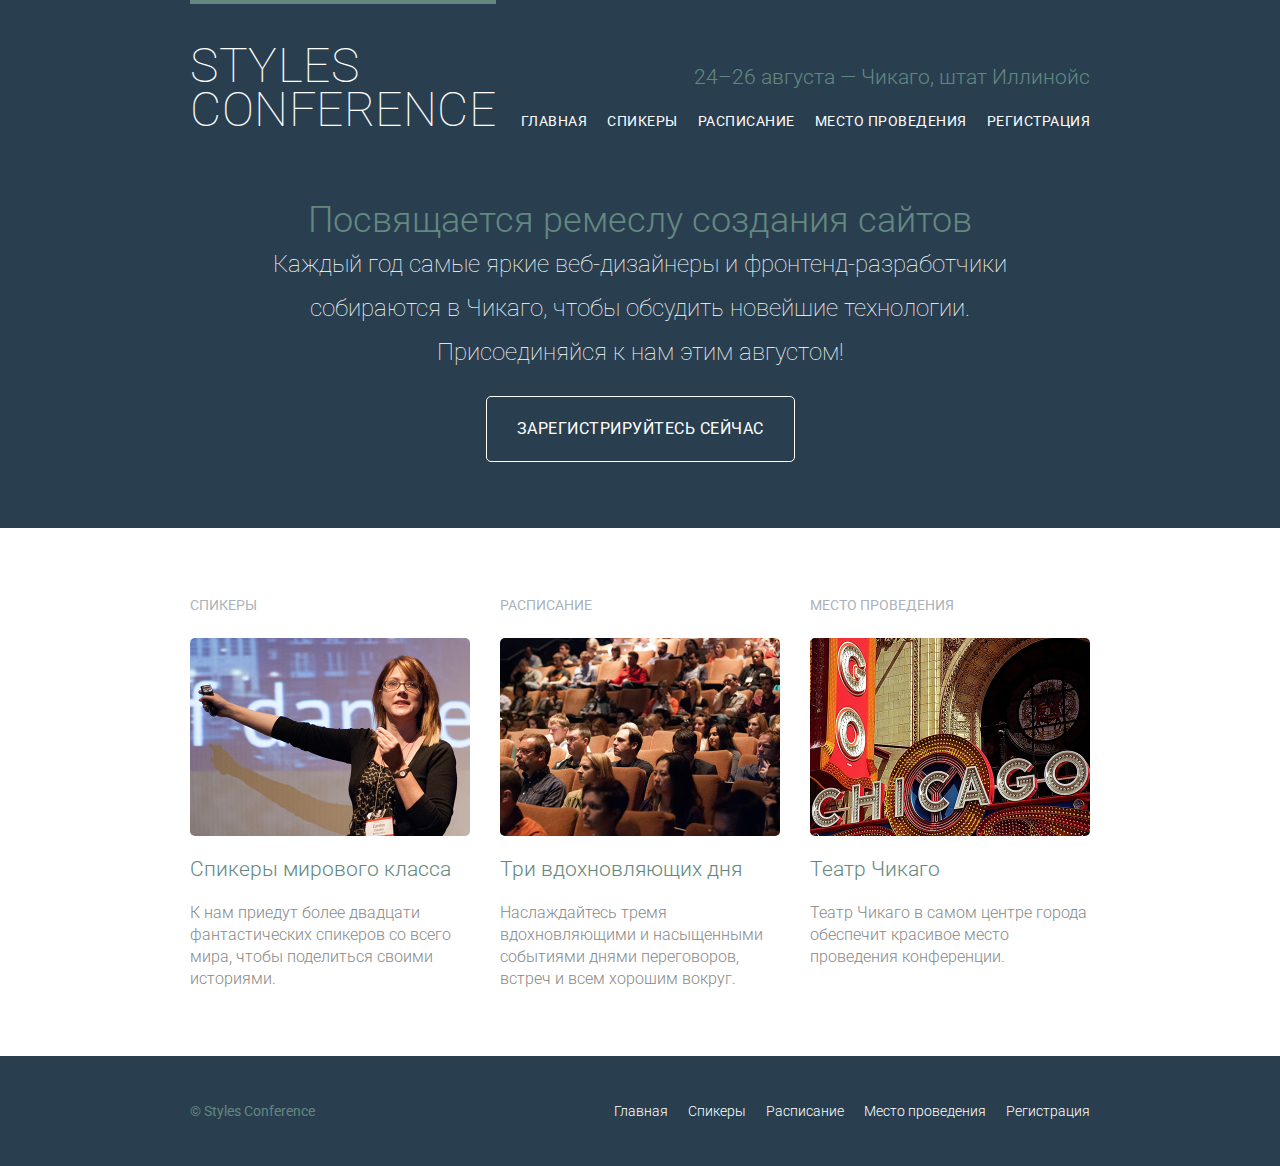
<file: index.html>
<!DOCTYPE html>
<html lang="ru">
<head>
	<meta charset="UTF-8">
  <title>Styles Conference</title>
  <link rel="stylesheet" type="text/css" href="style.css">
  <link rel="stylesheet" href="https://fonts.googleapis.com/css?family=Roboto:400,300,100&subset=cyrillic,latin">
</head>
<body>
	<header class="primary-header container group">
  	  <h1 class="logo">
      	<a href="index.html">Styles <br> Conference</a>
   	  </h1>
 		<h3 class="tagline">24&ndash;26 августа &mdash; Чикаго, штат Иллинойс</h3>
 	  <nav class="nav primary-nav">
        <ul>
          <li><a href="index.html">Главная</a></li><!--
          --><li><a href="speakers.html">Спикеры</a></li><!--
          --><li><a href="schedule.html">Расписание</a></li><!--
          --><li><a href="venue.html">Место проведения</a></li><!--
          --><li><a href="register.html">Регистрация</a></li>
        </ul>
      </nav>
	</header>
	<section class="hero container">
  		<h2>Посвящается ремеслу создания сайтов</h2>
  		<p>Каждый год самые яркие веб-дизайнеры и фронтенд-разработчики собираются в Чикаго, 
     чтобы обсудить новейшие технологии. Присоединяйся к нам этим августом!</p>
     	<a class="btn btn-alt" href="register.html">Зарегистрируйтесь сейчас</a>
	</section>
	<section class="row">
	  <div class="grid">
        <!-- Спикеры -->
        <section class="teaser col-1-3">
          <h5>Спикеры</h5>
 	      <a href="speakers.html">
            <img src="img/home/speakers.jpg" alt="Профессиональные спикеры">
            <h3>Спикеры мирового класса</h3>
	      </a>
          <p>К нам приедут более двадцати фантастических спикеров со всего мира, чтобы поделиться своими историями.</p>
        </section><!--
        Расписание
        --><section class="teaser col-1-3">
          <h5>Расписание</h5>
          <a href="schedule.html">
            <img src="img/home/schedule.jpg" alt="Участники конференции">
            <h3>Три вдохновляющих дня</h3>
	      </a>
          <p>Наслаждайтесь тремя вдохновляющими и насыщенными событиями днями переговоров, встреч и всем хорошим вокруг.</p>
        </section><!--
        Место проведения
        --><section class="teaser col-1-3">
          <h5>Место проведения</h5>
          <a href="venue.html">
            <img src="img/home/venue.jpg" alt="Театр Чикаго">
            <h3>Театр Чикаго</h3>
	      </a>
          <p>Театр Чикаго в самом центре города обеспечит красивое место проведения конференции.</p>
        </section>
      </div>
    </section>  
	<footer class="primary-footer container group">
  		<small>&copy; Styles Conference</small>
  	    <nav class="nav">
          <ul>
            <li><a href="index.html">Главная</a></li><!--
            --><li><a href="speakers.html">Спикеры</a></li><!--
            --><li><a href="schedule.html">Расписание</a></li><!--
            --><li><a href="venue.html">Место проведения</a></li><!--
            --><li><a href="register.html">Регистрация</a></li>
          </ul>
        </nav>
	</footer>
</body>
</html>
</file>
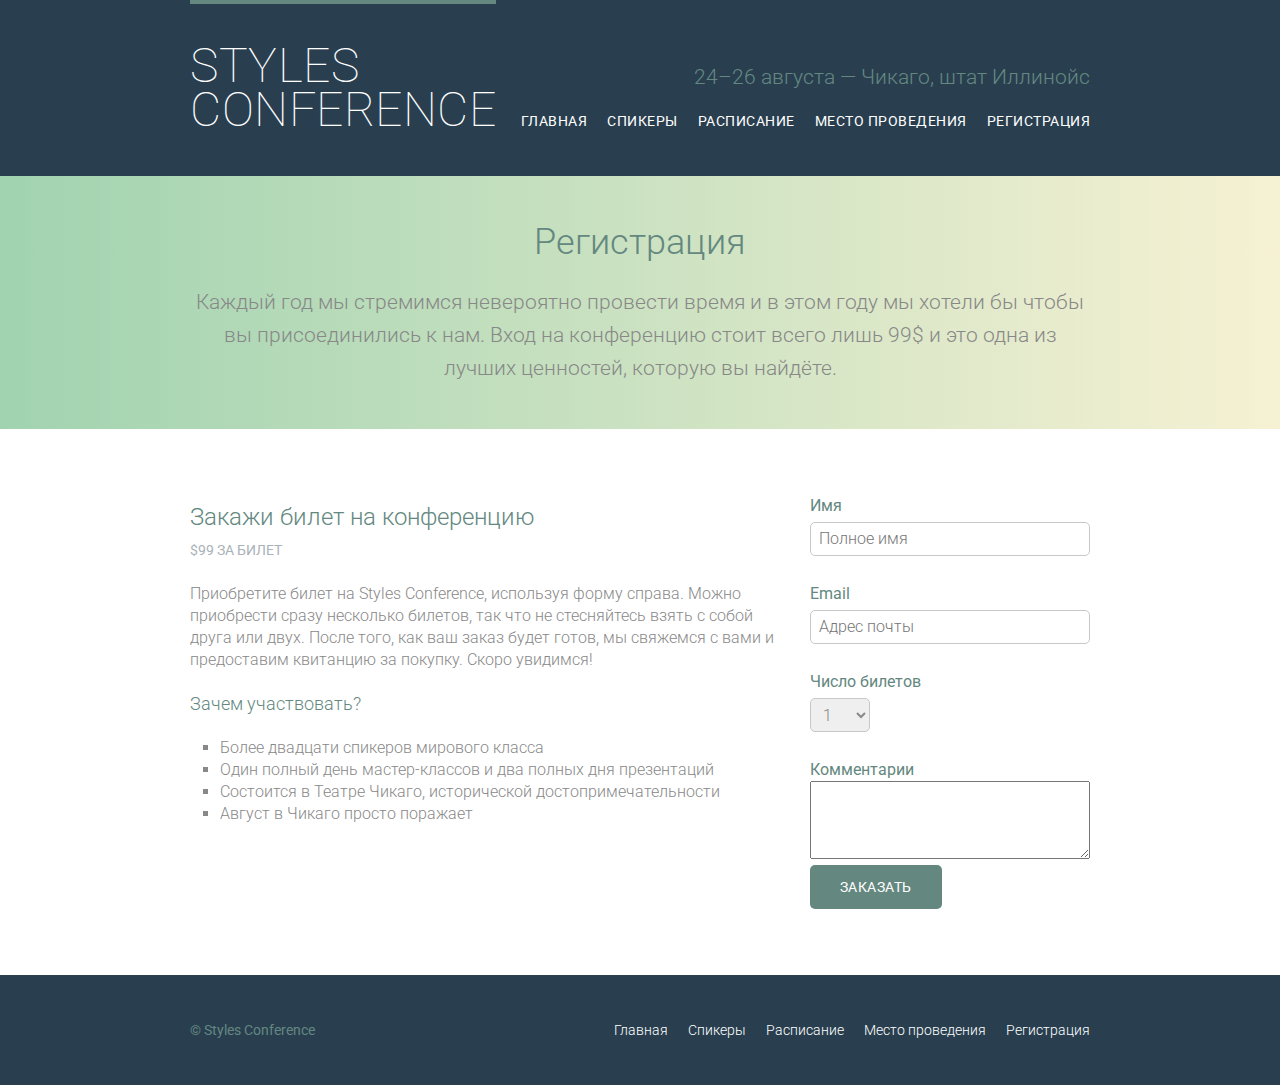
<file: register.html>
﻿<!DOCTYPE html>
<html lang="ru">
<head>
  <meta charset="utf-8">
  <title>Styles Conference</title>
  <link rel="stylesheet" type="text/css" href="style.css">
  <link rel="stylesheet" href="https://fonts.googleapis.com/css?family=Roboto:400,300,100&subset=cyrillic,latin">
</head>
<body>
  <header class="primary-header container group">
    <h1 class="logo">
      <a href="index.html">Styles <br> Conference</a>
    </h1>
    <h3 class="tagline">24&ndash;26 августа &mdash; Чикаго, штат Иллинойс</h3>
    <nav class="nav primary-nav">
      <ul>
        <li><a href="index.html">Главная</a></li><!--
        --><li><a href="speakers.html">Спикеры</a></li><!--
        --><li><a href="schedule.html">Расписание</a></li><!--
        --><li><a href="venue.html">Место проведения</a></li><!--
        --><li><a href="register.html">Регистрация</a></li>
      </ul>
	</nav>
  </header>
  <section class="row-alt">
	<div class="lead container">
      <h1>Регистрация</h1>
	  <p>Каждый год мы стремимся невероятно провести время и в этом году мы 
	     хотели бы чтобы вы присоединились к нам. Вход на конференцию стоит 
		 всего лишь 99$ и это одна из лучших ценностей, которую вы найдёте.</p>
	</div>
  </section>  
  <section class="row">
    <div class="grid">
      <section class="col-2-3">
        <h2>Закажи билет на конференцию</h2>
        <h5>$99 за билет</h5>
        <p>Приобретите билет на Styles Conference, используя форму справа. 
           Можно приобрести сразу несколько билетов, так что не стесняйтесь взять 
           с собой друга или двух. После того, как ваш заказ будет готов, мы 
           свяжемся с вами и предоставим квитанцию за покупку. Скоро увидимся!</p> 
        <h4>Зачем участвовать?</h4> 
        <ul class="why-attend">
          <li>Более двадцати спикеров мирового класса</li>
          <li>Один полный день мастер-классов и два полных дня презентаций</li>
          <li>Состоится в Театре Чикаго, исторической достопримечательности</li>
          <li>Август в Чикаго просто поражает</li>
        </ul>
      </section><!--
      --><form class="col-1-3" action="#" method="post">
        <fieldset class="register-group">
          <label>
            Имя
            <input type="text" name="name" placeholder="Полное имя" required>
          </label>
          <label>
            Email
            <input type="email" name="email" placeholder="Адрес почты" required>
          </label>
          <label>
            Число билетов
            <select name="quantity" required>
              <option value="1" selected>1</option>
              <option value="2">2</option>
              <option value="3">3</option>
              <option value="4">4</option>
              <option value="5">5</option>
            </select>
          </label>
          <label>
            Комментарии
            <textarea name="comments"></textarea>
          </label>
        </fieldset> 
        <input class="btn btn-default" type="submit" name="submit" value="Заказать"> 
      </form>
  </div>
</section>    
  <footer class="primary-footer container group">
    <small>&copy; Styles Conference</small>
    <nav class="nav">
      <ul>
        <li><a href="index.html">Главная</a></li><!--
        --><li><a href="speakers.html">Спикеры</a></li><!--
        --><li><a href="schedule.html">Расписание</a></li><!--
        --><li><a href="venue.html">Место проведения</a></li><!--
        --><li><a href="register.html">Регистрация</a></li>
      </ul>
	</nav>
  </footer>	 
</body>
</html>
</file>
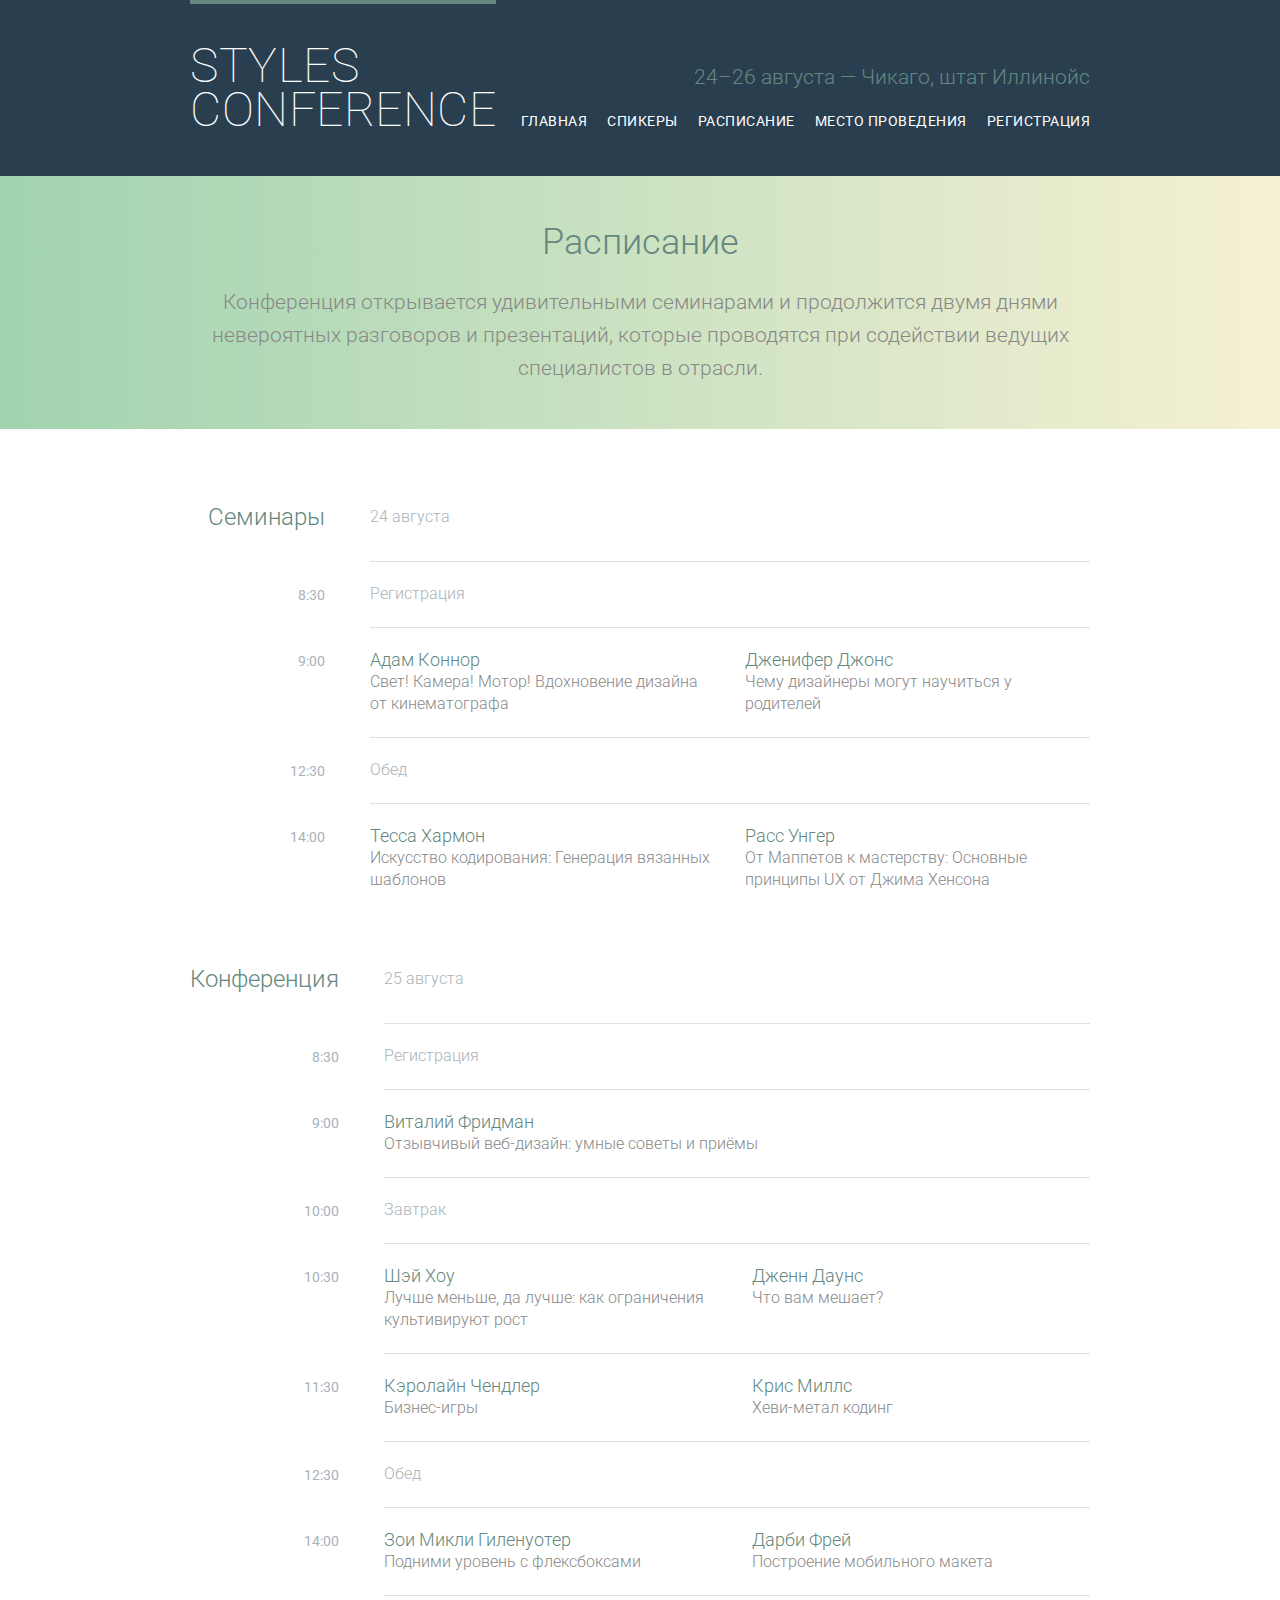
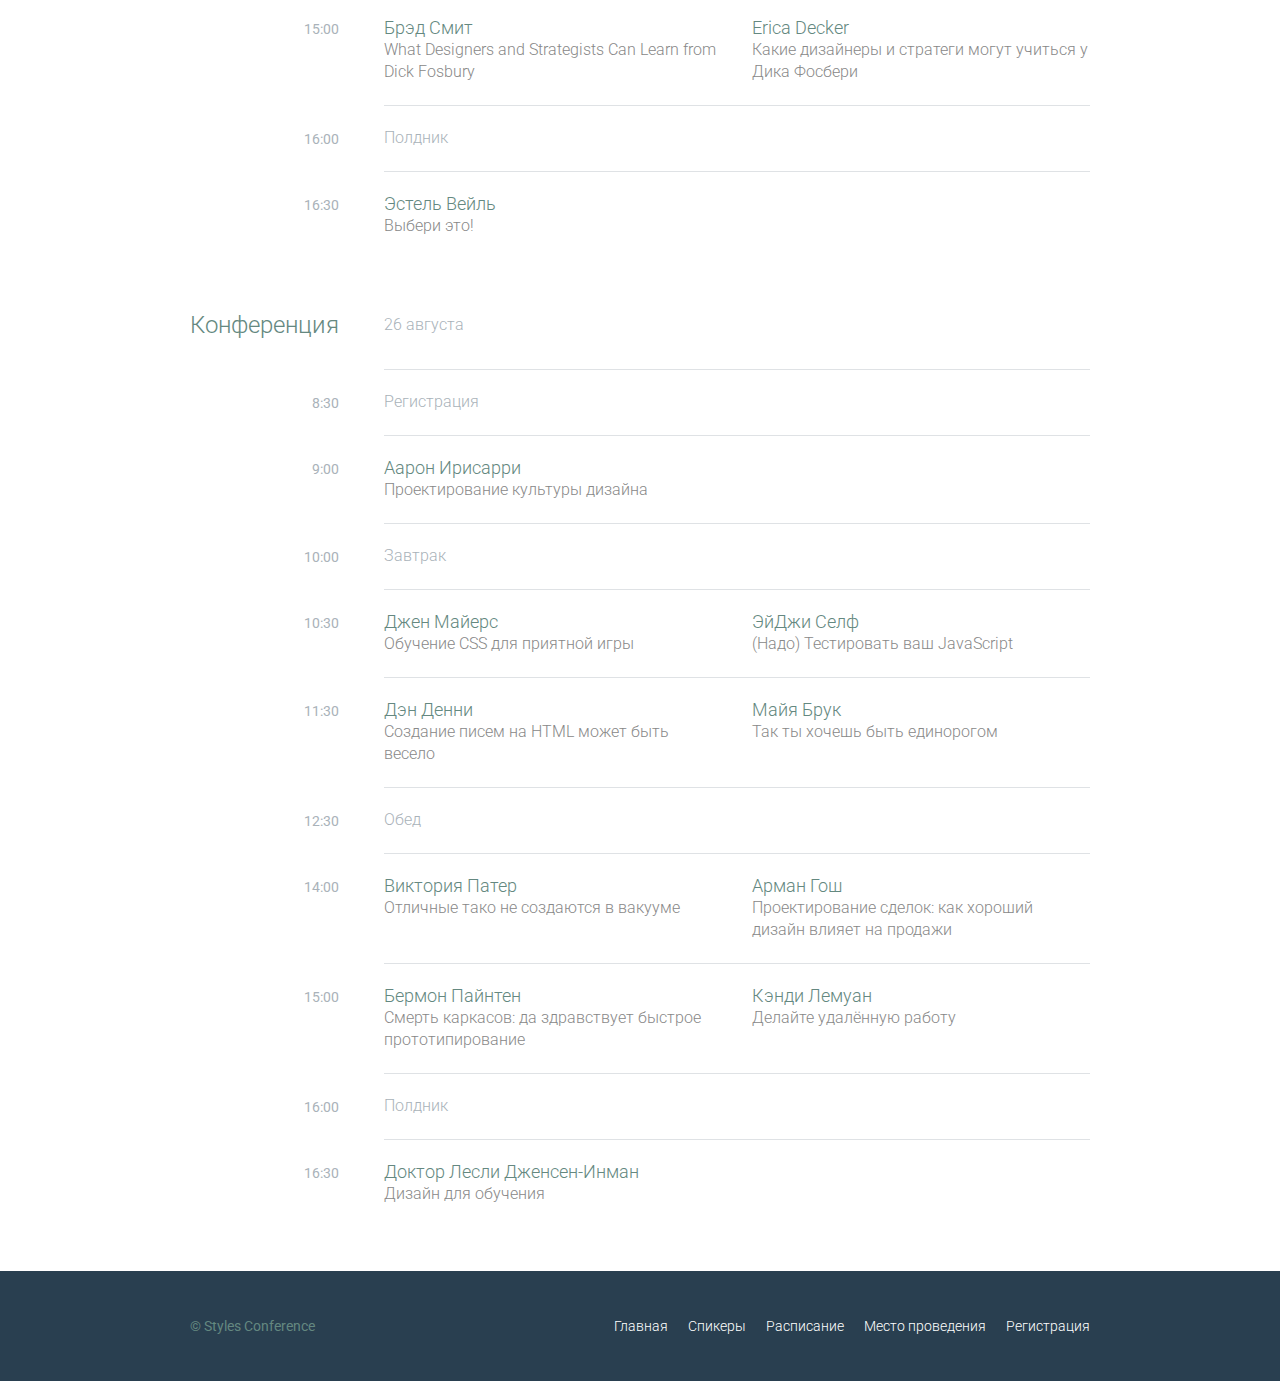
<file: schedule.html>
﻿<!DOCTYPE html>
<html lang="ru">
<head>
  <meta charset="utf-8">
  <title>Styles Conference</title>
  <link rel="stylesheet" type="text/css" href="style.css">
  <link rel="stylesheet" href="https://fonts.googleapis.com/css?family=Roboto:400,300,100&subset=cyrillic,latin">
</head>
<body>
  <header class="primary-header container group">
    <h1 class="logo">
      <a href="index.html">Styles <br> Conference</a>
    </h1>
    <h3 class="tagline">24&ndash;26 августа &mdash; Чикаго, штат Иллинойс</h3>
    <nav class="nav primary-nav">
      <ul>
        <li><a href="index.html">Главная</a></li><!--
        --><li><a href="speakers.html">Спикеры</a></li><!--
        --><li><a href="schedule.html">Расписание</a></li><!--
        --><li><a href="venue.html">Место проведения</a></li><!--
        --><li><a href="register.html">Регистрация</a></li>
      </ul>
	</nav>
  </header>
  <section class="row-alt">
	<div class="lead container">
      <h1>Расписание</h1>
	  <p>Конференция открывается удивительными семинарами и продолжится двумя днями 
	     невероятных разговоров и презентаций, которые проводятся при содействии ведущих 
		 специалистов в отрасли.</p>
	</div>
  </section>  
    <section class="row">
      <div class="container">
        <!-- Семинары -->
        <table>
          <thead>
            <tr>
              <th scope="row">
                Семинары
              </th>
              <td class="schedule-offset" colspan="2">
                24 августа
              </td>
            </tr>
          </thead>
          <tbody>
            <tr>
              <th scope="row">
                <time datetime="08:30:00">8:30</time>
              </th>
              <td class="schedule-offset" colspan="2">
                Регистрация
              </td>
            </tr>
            <tr>
              <th scope="row">
                <time datetime="09:00:00">9:00</time>
              </th>
              <td>
                <a href="speakers.html#adam-connor">
                  <h4>Адам Коннор</h4>
                  Свет! Камера! Мотор! Вдохновение дизайна от кинематографа
                </a>
              </td>
              <td>
                <a href="speakers.html#jennifer-jones">
                  <h4>Дженифер Джонс</h4>
                  Чему дизайнеры могут научиться у родителей
                </a>
              </td>
            </tr>
            <tr>
              <th scope="row">
                <time datetime="12:30:00">12:30</time>
              </th>
              <td class="schedule-offset" colspan="2">
                Обед
              </td>
            </tr>
            <tr>
              <th scope="row">
                <time datetime="14:00">14:00</time>
              </th>
              <td>
                <a href="speakers.html#tessa-harmon">
                  <h4>Тесса Хармон</h4>
                  Искусство кодирования: Генерация вязанных шаблонов
                </a>
              </td>
              <td>
                <a href="speakers.html#russ-unger">
                  <h4>Расс Унгер</h4>
                  От Маппетов к мастерству: Основные принципы UX от Джима Хенсона
                </a>
              </td>
            </tr>
          </tbody>
        </table>
        <!-- Конференция -->
        <table>
          <thead>
            <tr>
              <th scope="row">
                Конференция
              </th>
              <td class="schedule-offset" colspan="2">
                25 августа
              </td>
            </tr>
          </thead>
          <tbody>
            <tr>
              <th scope="row">
                <time datetime="08:30:00">8:30</time>
              </th>
              <td class="schedule-offset" colspan="2">
                Регистрация
              </td>
            </tr>
            <tr>
              <th scope="row">
                <time datetime="09:00:00">9:00</time>
              </th>
              <td colspan="2">
                <a href="speakers.html#vitaly-friedman">
                  <h4>Виталий Фридман</h4>
                  Отзывчивый веб-дизайн: умные советы и приёмы
                </a>
              </td>
            </tr>
            <tr>
              <th scope="row">
                <time datetime="10:00:00">10:00</time>
              </th>
              <td class="schedule-offset" colspan="2">
                Завтрак
              </td>
            </tr>
            <tr>
              <th scope="row">
                <time datetime="10:30:00">10:30</time>
              </th>
              <td>
                <a href="speakers.html#shay-howe">
                  <h4>Шэй Хоу</h4>
                  Лучше меньше, да лучше: как ограничения культивируют рост
                </a>
              </td>
              <td>
                <a href="speakers.html#jenn-downs">
                  <h4>Дженн Даунс</h4>
                  Что вам мешает?
                </a>
              </td>
            </tr>
            <tr>
              <th scope="row">
                <time datetime="11:30:00">11:30</time>
              </th>
              <td>
                <a href="speakers.html#carolyn-chandler">
                  <h4>Кэролайн Чендлер</h4>
                  Бизнес-игры
                </a>
              </td>
              <td>
                <a href="speakers.html#chris-mills">
                  <h4>Крис Миллс</h4>
                  Хеви-метал кодинг
                </a>
              </td>
            </tr>
            <tr>
              <th scope="row">
                <time datetime="12:30:00">12:30</time>
              </th>
              <td class="schedule-offset" colspan="2">
                Обед
              </td>
            </tr>
            <tr>
              <th scope="row">
                <time datetime="14:00">14:00</time>
              </th>
              <td>
                <a href="speakers.html#zoe-mickley-gillenwater">
                  <h4>Зои Микли Гиленуотер</h4>
                  Подними уровень с флексбоксами
                </a>
              </td>
              <td>
                <a href="speakers.html#darby-frey">
                  <h4>	Дарби Фрей</h4>
                  Построение мобильного макета
                </a>
              </td>
            </tr>
            <tr>
              <th scope="row">
                <time datetime="15:00:00">15:00</time>
              </th>
              <td>
                <a href="speakers.html#brad-smith">
                  <h4>	Брэд Смит</h4>
                  What Designers and Strategists Can Learn from Dick Fosbury
                </a>
              </td>
              <td>
                <a href="speakers.html#erica-decker">
                  <h4>Erica Decker</h4>
                  Какие дизайнеры и стратеги могут учиться у Дика Фосбери
                </a>
              </td>
            </tr>
            <tr>
              <th scope="row">
                <time datetime="16:00:00">16:00</time>
              </th>
              <td class="schedule-offset" colspan="2">
                Полдник
              </td>
            </tr>
            <tr>
              <th scope="row">
                <time datetime="16:30:00">16:30</time>
              </th>
              <td colspan="2">
                <a href="speakers.html#estelle-weyl">
                  <h4>Эстель Вейль</h4>
                  Выбери это!
                </a>
              </td>
            </tr>
          </tbody>
        </table>
        <!-- Конференция -->
        <table>
          <thead>
            <tr>
              <th scope="row">
                Конференция
              </th>
              <td class="schedule-offset" colspan="2">
                26 августа
              </td>
            </tr>
          </thead>
          <tbody>
            <tr>
              <th scope="row">
                <time datetime="08:30:00">8:30</time>
              </th>
              <td class="schedule-offset" colspan="2">
                Регистрация
              </td>
            </tr>
            <tr>
              <th scope="row">
                <time datetime="09:00:00">9:00</time>
              </th>
              <td colspan="2">
                <a href="speakers.html#aaron-irizarry">
                  <h4>Аарон Ирисарри</h4>
                  Проектирование культуры дизайна
                </a>
              </td>
            </tr>
            <tr>
              <th scope="row">
                <time datetime="10:00:00">10:00</time>
              </th>
              <td class="schedule-offset" colspan="2">
                Завтрак
              </td>
            </tr>
            <tr>
              <th scope="row">
                <time datetime="10:30:00">10:30</time>
              </th>
              <td>
                <a href="speakers.html#jen-myers">
                  <h4>Джен Майерс</h4>
                  Обучение CSS для приятной игры
                </a>
              </td>
              <td>
                <a href="speakers.html#aj-self">
                  <h4>ЭйДжи Селф</h4>
                  (Надо) Тестировать ваш JavaScript
                </a>
              </td>
            </tr>
            <tr>
              <th scope="row">
                <time datetime="11:30:00">11:30</time>
              </th>
              <td>
                <a href="speakers.html#dan-denney">
                  <h4>	Дэн Денни</h4>
                  Создание писем на HTML может быть весело
                </a>
              </td>
              <td>
                <a href="speakers.html#maya-bruck">
                  <h4>	Майя Брук</h4>
                  	Так ты хочешь быть единорогом
                </a>
              </td>
            </tr>
            <tr>
              <th scope="row">
                <time datetime="12:30:00">12:30</time>
              </th>
              <td class="schedule-offset" colspan="2">
                Обед
              </td>
            </tr>
            <tr>
              <th scope="row">
                <time datetime="14:00">14:00</time>
              </th>
              <td>
                <a href="speakers.html#victoria-pater">
                  <h4>Виктория Патер</h4>
                  	Отличные тако не создаются в вакууме
                </a>
              </td>
              <td>
                <a href="speakers.html#arman-ghosh">
                  <h4>Арман Гош</h4>
                  	Проектирование сделок: как хороший дизайн влияет на продажи
                </a>
              </td>
            </tr>
            <tr>
              <th scope="row">
                <time datetime="15:00:00">15:00</time>
              </th>
              <td>
                <a href="speakers.html#bermon-painter">
                  <h4>Бермон Пайнтен</h4>
                  Смерть каркасов: да здравствует быстрое прототипирование
                </a>
              </td>
              <td>
                <a href="speakers.html#candi-lemoine">
                  <h4>Кэнди Лемуан</h4>
                  Делайте удалённую работу
                </a>
              </td>
            </tr>
            <tr>
              <th scope="row">
                <time datetime="16:00:00">16:00</time>
              </th>
              <td class="schedule-offset" colspan="2">
                Полдник
              </td>
            </tr>
            <tr>
              <th scope="row">
                <time datetime="16:30:00">16:30</time>
              </th>
              <td colspan="2">
                <a href="speakers.html#leslie-jensen-inman">
                  <h4>Доктор Лесли Дженсен-Инман</h4>
                 Дизайн для обучения
                </a>
              </td>
            </tr>
          </tbody>
        </table>
      </div>
    </section>
  <footer class="primary-footer container group">
    <small>&copy; Styles Conference</small>
    <nav class="nav">
      <ul>
        <li><a href="index.html">Главная</a></li><!--
        --><li><a href="speakers.html">Спикеры</a></li><!--
        --><li><a href="schedule.html">Расписание</a></li><!--
        --><li><a href="venue.html">Место проведения</a></li><!--
        --><li><a href="register.html">Регистрация</a></li>
      </ul>
	</nav>
  </footer> 
</body>
</html>
</file>
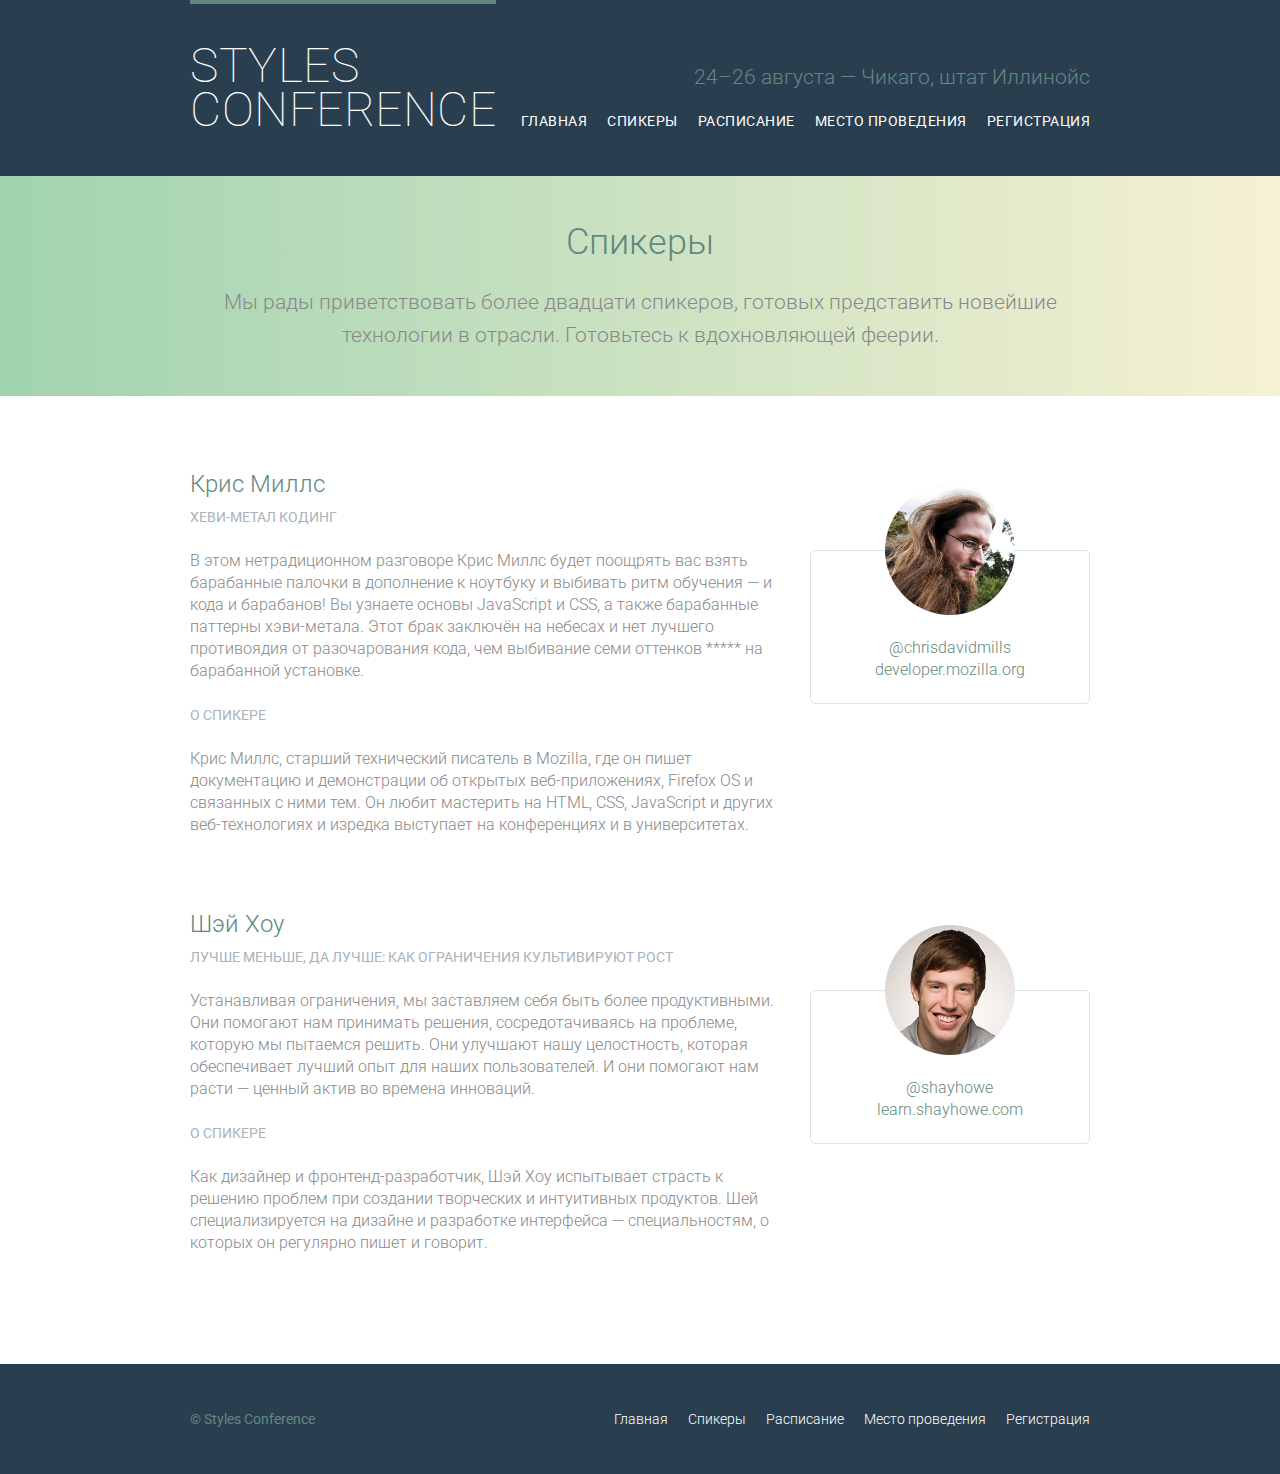
<file: speakers.html>
﻿<!DOCTYPE html>
<html lang="ru">
<head>
  <meta charset="utf-8">
  <title>Styles Conference</title>
  <link rel="stylesheet" type="text/css" href="style.css">
  <link rel="stylesheet" href="https://fonts.googleapis.com/css?family=Roboto:400,300,100&subset=cyrillic,latin">
</head>
<body>
  <header class="primary-header container group">
    <h1 class="logo">
      <a href="index.html">Styles <br> Conference</a>
    </h1>	
    <h3 class="tagline">24&ndash;26 августа &mdash; Чикаго, штат Иллинойс</h3>	
    <nav class="nav primary-nav">
      <ul>
        <li><a href="index.html">Главная</a></li><!--
        --><li><a href="speakers.html">Спикеры</a></li><!--
        --><li><a href="schedule.html">Расписание</a></li><!--
        --><li><a href="venue.html">Место проведения</a></li><!--
        --><li><a href="register.html">Регистрация</a></li>
      </ul>
	</nav>
  </header>
  <section class="row-alt">
	<div class="lead container">
      <h1>Спикеры</h1>
	  <p>Мы рады приветствовать более двадцати спикеров, готовых представить 
         новейшие технологии в отрасли. Готовьтесь к вдохновляющей феерии.</p>
    </div>
  </section>  
  <section class="row">
    <div class="grid"> 
      <section class="speaker" id="chris-mills">
        <div class="col-2-3">
          <h2>Крис Миллс</h2>
          <h5>Хеви-метал кодинг</h5>
          <p>В этом нетрадиционном разговоре Крис Миллс будет поощрять вас взять барабанные палочки в дополнение к ноутбуку и выбивать ритм обучения — и кода и барабанов! Вы узнаете основы JavaScript и CSS, а также барабанные паттерны хэви-метала. Этот брак заключён на небесах и нет лучшего противоядия от разочарования кода, чем выбивание семи оттенков ***** на барабанной установке.</p>
          <h5>О спикере</h5>
          <p>Крис Миллс, старший технический писатель в Mozilla, где он пишет документацию и демонстрации об открытых веб-приложениях, Firefox OS и связанных с ними тем. Он любит мастерить на HTML, CSS, JavaScript и других веб-технологиях и изредка выступает на конференциях и в университетах.</p>
        </div><!--
        --><aside class="col-1-3">
          <div class="speaker-info">
            <img src="img/speakers/chris-mills.jpg" alt="Chris Mills">
            <ul>
              <li><a href="https://twitter.com/chrisdavidmills">@chrisdavidmills</a></li>
              <li><a href="https://developer.mozilla.org/">developer.mozilla.org</a></li>
            </ul>
          </div>
        </aside>
      </section>	   
      <section class="speaker" id="shay-howe">
        <div class="col-2-3">
          <h2>Шэй Хоу</h2>
          <h5>Лучше меньше, да лучше: как ограничения культивируют рост</h5>
          <p>Устанавливая ограничения, мы заставляем себя быть более продуктивными. Они помогают нам принимать решения, сосредотачиваясь на проблеме, которую мы пытаемся решить. Они улучшают нашу целостность, которая обеспечивает лучший опыт для наших пользователей. И они помогают нам расти — ценный актив во времена инноваций.</p>
          <h5>О спикере</h5>
          <p>Как дизайнер и фронтенд-разработчик, Шэй Хоу испытывает страсть к решению проблем при создании творческих и интуитивных продуктов. Шей специализируется на дизайне и разработке интерфейса — специальностям, о которых он регулярно пишет и говорит.</p>
        </div><!--
        --><aside class="col-1-3">
          <div class="speaker-info">
            <img src="img/speakers/shay-howe.jpg" alt="Шэй Хоу">
            <ul>
              <li><a href="https://twitter.com/shayhowe">@shayhowe</a></li>
              <li><a href="http://learn.shayhowe.com/">learn.shayhowe.com</a></li>
            </ul>
          </div>
        </aside>
      </section> 
    </div>
  </section>  
  <footer class="primary-footer container group">
    <small>&copy; Styles Conference</small>
    <nav class="nav">
      <ul>
        <li><a href="index.html">Главная</a></li><!--
        --><li><a href="speakers.html">Спикеры</a></li><!--
        --><li><a href="schedule.html">Расписание</a></li><!--
        --><li><a href="venue.html">Место проведения</a></li><!--
        --><li><a href="register.html">Регистрация</a></li>
      </ul>
	</nav>
  </footer>	 
</body>
</html>
</file>
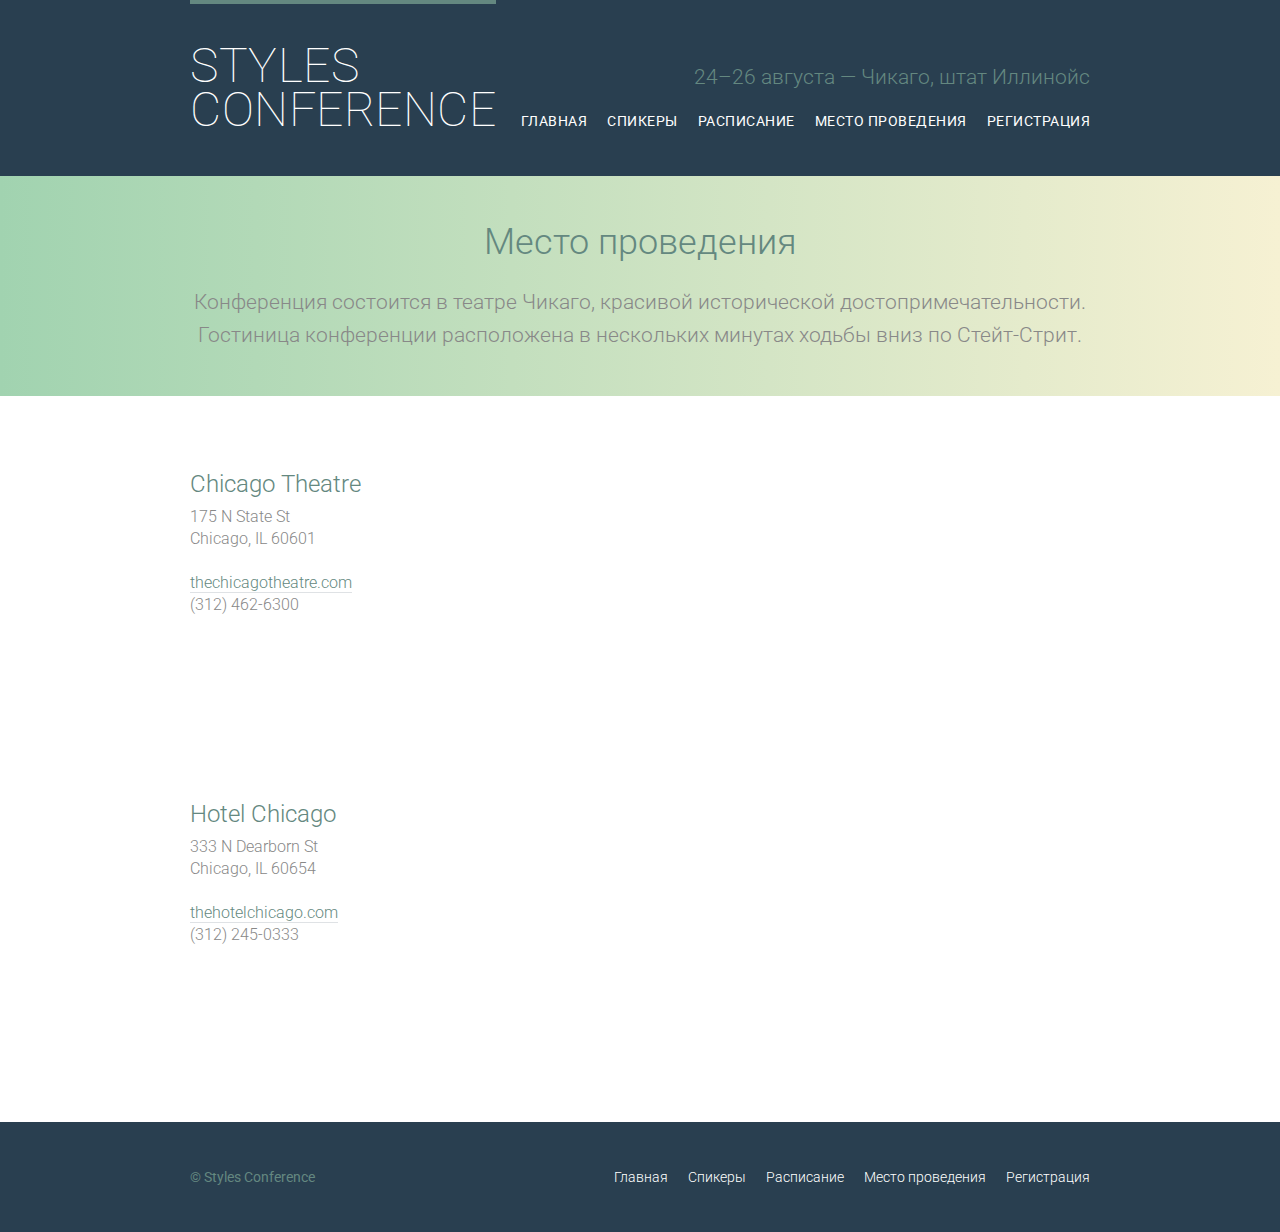
<file: venue.html>
﻿<!DOCTYPE html>
<html lang="ru">
<head>
  <meta charset="utf-8">
  <title>Styles Conference</title>
  <link rel="stylesheet" type="text/css" href="style.css">
  <link rel="stylesheet" href="https://fonts.googleapis.com/css?family=Roboto:400,300,100&subset=cyrillic,latin">
</head>
<body>
  <header class="primary-header container group">
    <h1 class="logo">
      <a href="index.html">Styles <br> Conference</a>
    </h1>
    <h3 class="tagline">24&ndash;26 августа &mdash; Чикаго, штат Иллинойс</h3>
    <nav class="nav primary-nav">
      <ul>
        <li><a href="index.html">Главная</a></li><!--
        --><li><a href="speakers.html">Спикеры</a></li><!--
        --><li><a href="schedule.html">Расписание</a></li><!--
        --><li><a href="venue.html">Место проведения</a></li><!--
        --><li><a href="register.html">Регистрация</a></li>
      </ul>
	</nav>
  </header>
  <section class="row-alt">
	<div class="lead container">
      <h1>Место проведения</h1>
	  <p>Конференция состоится в театре Чикаго, красивой исторической достопримечательности. 
	     Гостиница конференции расположена в нескольких минутах ходьбы вниз по Стейт-Стрит.</p>
	</div>
  </section> 
    <section class="row">
      <div class="grid"> 
        <section class="venue-theatre">
          <div class="col-1-3">
            <h2>Chicago Theatre</h2>
            <p>175 N State St <br> Chicago, IL 60601</p>
            <p><a href="http://www.thechicagotheatre.com/">thechicagotheatre.com</a> <br> (312) 462-6300</p>
          </div><!--
          --><iframe class="venue-map col-2-3" src="https://www.google.com/maps/embed?pb=!1m5!3m3!1m2!1s0x880e2ca55810a493%3A0x4700ddf60fcbfad6!2schicago+theatre!5e0!3m2!1sen!2sus!4v1388701393606"></iframe>
        </section>
        <section class="venue-hotel">
         <div class="col-1-3">
            <h2>Hotel Chicago</h2>
            <p>333 N Dearborn St <br> Chicago, IL 60654</p>
            <p><a href="http://thehotelchicago.com/">thehotelchicago.com</a> <br> (312) 245-0333</p>
          </div><!--
          --><iframe class="venue-map col-2-3" src="https://www.google.com/maps/embed?pb=!1m5!3m3!1m2!1s0x880e2cb1da049173%3A0xa5c91d255a775f0b!2sHotel+Sax+Chicago%2C+North+Dearborn+Street%2C+Chicago%2C+IL!5e0!3m2!1sen!2sus!4v1388702493978"></iframe>
        </section>
      </div>
    </section>    
  <footer class="primary-footer container group">
    <small>&copy; Styles Conference</small>
    <nav class="nav">
      <ul>
        <li><a href="index.html">Главная</a></li><!--
        --><li><a href="speakers.html">Спикеры</a></li><!--
        --><li><a href="schedule.html">Расписание</a></li><!--
        --><li><a href="venue.html">Место проведения</a></li><!--
        --><li><a href="register.html">Регистрация</a></li>
      </ul>
	</nav>
  </footer>	 
</body>
</html>
</file>
<file: style.css>
/* http://meyerweb.com/eric/tools/css/reset/ 2. v2.0 | 20110126
  License: none (public domain)
*/
html, body, div, span, applet, object, iframe,
h1, h2, h3, h4, h5, h6, p, blockquote, pre,
a, abbr, acronym, address, big, cite, code,
del, dfn, em, img, ins, kbd, q, s, samp,
small, strike, strong, sub, sup, tt, var,
b, u, i, center,
dl, dt, dd, ol, ul, li,
fieldset, form, label, legend,
table, caption, tbody, tfoot, thead, tr, th, td,
article, aside, canvas, details, embed,
figure, figcaption, footer, header, hgroup,
menu, nav, output, ruby, section, summary,
time, mark, audio, video {
  margin: 0;
  padding: 0;
  border: 0;
  font-size: 100%;
  font: inherit;
  vertical-align: baseline;
}
/* HTML5 display-role reset for older browsers */
article, aside, details, figcaption, figure,
footer, header, hgroup, menu, nav, section {
  display: block;
}
body {
  line-height: 1;
}
ol, ul {
  list-style: none;
}
blockquote, q {
  quotes: none;
}
blockquote:before, blockquote:after,
q:before, q:after {
  content: '';
  content: none;
}
table {
  border-collapse: collapse;
  border-spacing: 0;
}
/*======*/
body{
  background: #293f50;
  color: #888;
  font: 300 16px/22px "Roboto", "Open Sans", "Helvetica Neue", Helvetica, Arial, sans-serif;
}
*,
*:before,
*:after{
  -webkit-box-sizing: border-box;
  -moz-box-sizing: border-box;
  box-sizing: border-box;
}
/*Clearfix*/
.group:before,
.group:after{
  content: "";
  display: table;
}
.group:after{
  clear: both;
}
.group{
  clear: both;
  *zoom: 1;
}
/*Clearfix*/
.container,
.grid{
  margin: 0 auto;
  width: 960px;
}
.container{
  padding-left: 30px;
  padding-right: 30px;
}
.row,
.row-alt{
  min-width: 960px;
}
.row{
  background: #fff;
  padding: 66px 0 44px 0;
}
.row-alt{
  background: #cbe2c1;
  background: -webkit-linear-gradient(to right, #a1d3b0, #f6f1d3);
  background: -moz-linear-gradient(to right, #a1d3b0, #f6f1d3);
  background: linear-gradient(to right, #a1d3b0, #f6f1d3);
  padding: 44px 0 22px 0;
}
.lead{
  text-align: center;
}
.lead p{
  font-size: 21px;
  line-height: 33px;
}
h1, h3, h4, h5, p{
  margin-bottom: 22px;
}
h1, h2, h3, h4{
  color: #648880;
}
h1{
  font-size: 36px;
  line-height: 44px;
}
h2{
  font-size: 24px;
  line-height: 44px;
}
h3{
  font-size: 21px;
}
h4{
  font-size: 18px;
}
h5{
  color: #a9b2b9;
  font-size: 14px;
  font-weight: 400;
  text-transform: uppercase;
}
strong{
  font-weight: 400;
}
cite, em{
  font-style: italic;
}

a{
  color: #648880;
  text-decoration: none;
}
p a{
  border-bottom: 1px solid #dfe2e5;
}
a:hover{
  color: #a9b2b9;
}
.teaser a:hover h3{
  color: #a9b2b9;
}
.teaser img{
  border-radius: 5px;
  display: block;
  margin-bottom: 22px;
  max-width: 100%
}
.primary-header a,
.primary-footer a{
  color: #fff;
}
.primary-header a:hover,
.primary-footer a:hover {
  color: #648880;
}
.btn{
  border-radius: 5px;
  color: #fff;
  cursor: pointer;
  display: inline-block;
  font-weight: 400;
  letter-spacing: .5px;
  margin: 0;
  text-transform: uppercase;
}
.btn-alt{
  border: 1px solid #fff;
  padding: 10px 30px;
}
.btn-alt:hover{
  background: #fff;
  color: #648880;
}
.hero{
  color: #fff;
  padding: 22px 80px 66px 80px;
  line-height: 44px;
  text-align: center;
}
.hero h2{
  font-size: 36px;
}
.hero p{
  font-size: 24px;
  font-weight: 100;
}
.logo{
  border-top: 4px solid #648880;
  float: left;
  font-size: 48px;
  font-weight: 100;
  letter-spacing: .5px;
  line-height: 44px;
  padding: 40px 0 22px 0;
  text-transform: uppercase;
}
.tagline{
  margin: 66px 0 22px 0;
  text-align: right;
}
.nav{
  text-align: right;
}
.nav li{
  display: inline-block;
  margin: 0 10px;
  vertical-align: top;
}
.nav li:last-child{
  margin-right: 0;
}
.primary-nav{
  font-size: 14px;
  font-weight: 400;
  letter-spacing: .5px;
  text-transform: uppercase;
}
.primary-footer{
  color: #648880;
  font-size: 14px;
  padding-bottom: 44px;
  padding-top: 44px;
}
.primary-footer small{
  float: left;
  font-weight: 400;
}

.col-1-3{
  width: 33.33%;
}
.col-2-3{
  width: 66.66%;
}
.col-1-3,
.col-2-3{
  display: inline-block;
  vertical-align: top;
}
.grid,
.col-1-3,
.col-2-3{
  padding-left: 15px;
  padding-right: 15px;
}
.speaker-info{
  border: 1px solid #dfe2e5;
  border-radius: 5px;
  margin-top: 88px;
  padding-bottom: 22px;
  text-align: center;
}
.speaker{
  margin-bottom: 44px;
}
.speaker-info img{
  border-radius: 50%;
  height: 130px;
  margin: -66px 0 22px 0;
  vertical-align: top;
}
.venue-theatre{
  margin-bottom: 66px;
}
.venue-hotel{
  margin-bottom: 22px;
}
.venue-map{
  height: 264px;
}
.why-attend{
  list-style: square;
  margin: 0 0 22px 30px;
}
form{
  margin-bottom: 22px;
}
input,
select,
textarea{
  font: 300 16px/22px "Roboto", "Open Sans", "Helvetica Neue", Helvetica, Arial, sans-serif;
}
.register-group label {
  color: #648880;
  cursor: pointer;
  font-weight: 400;
}
.register-group input,
.register-group select,
.register-group textare{
  border: 1px solid #c6c9cc;
  border-radius: 5px;
  color: #888;
  display: block;
  margin: 5px 0 27px 0;
  padding: 5px 8px;
}
.register-group input,
.register-group textarea{
  width: 100%;
}
.register-group select{
  height: 34px;
  width: 60px;
}
.register-group textarea{
  height: 78px;
}
.btn-default{
  border: 0;
  background: #648880;
  padding: 11px 30px;
  font-size: 14px;
}
.btn-default:hover{
  background: #77a198;
}
table{
  margin-bottom: 44px;
  width: 100%;
}
table:last-child{
  margin-bottom: 0;
}
th,
td{
  padding-bottom: 22px;
  vertical-align: top;
}
th{
  padding-right: 45px;
  text-align: right;
  width: 20%;
}
td{
  width: 40%;
}
thead{
  line-height: 44px;
}
thead th{
  color: #648880;
  font-size: 24px;
}
tbody th{
  color: #a9b2b9;
  font-size: 14px;
  font-weight: 400;
  padding-top: 22px;
  text-transform: uppercase;
}
tbody td{
  border-top: 1px solid #dfe2e5;
  padding-top: 21px;
}
tbody td:first-of-type{
  padding-right: 15px;
}
tbody td:last-of-type{
  padding-left: 15px;
}
tbody td:only-of-type{
  padding-left: 0;
  padding-right: 0;
}
table a{
  color: #888;
}
table h4{
  margin-bottom: 0;
}
.schedule-offset{
  color: #a9b2b9;
}
</file>
